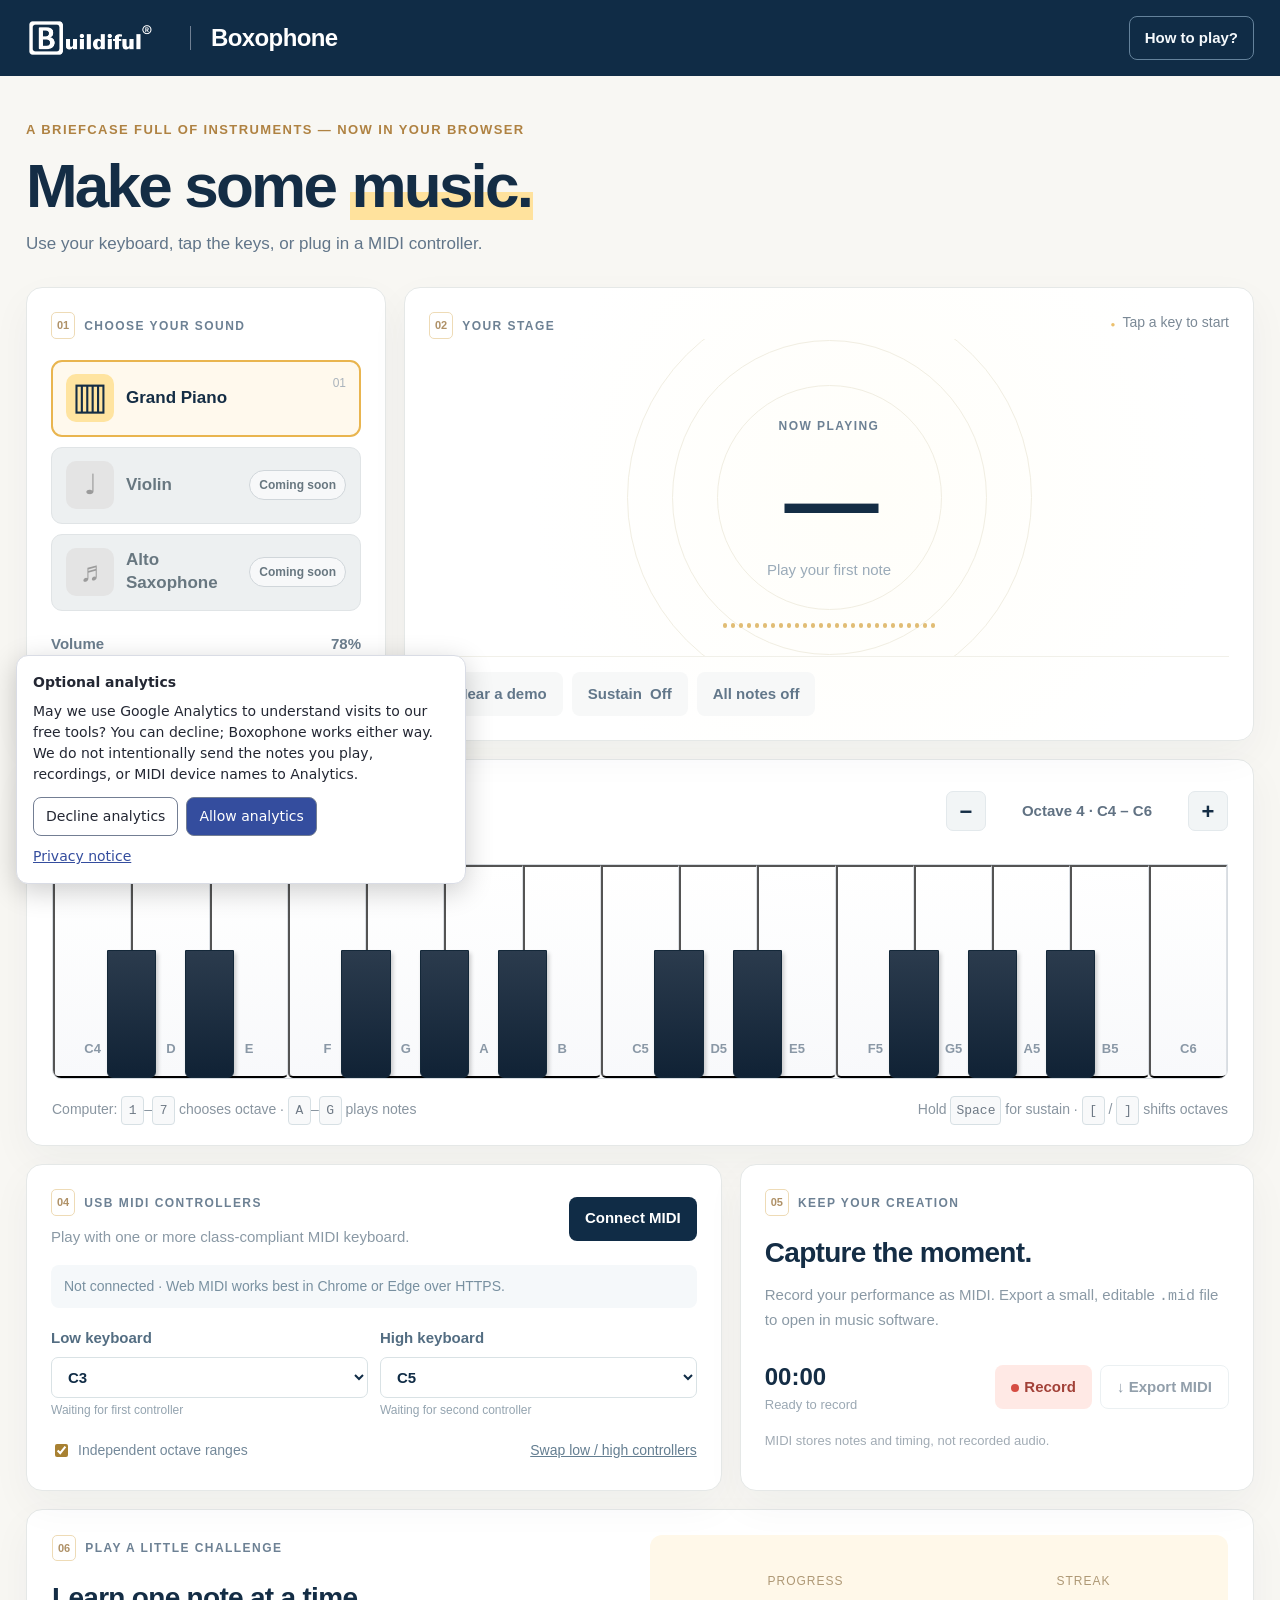
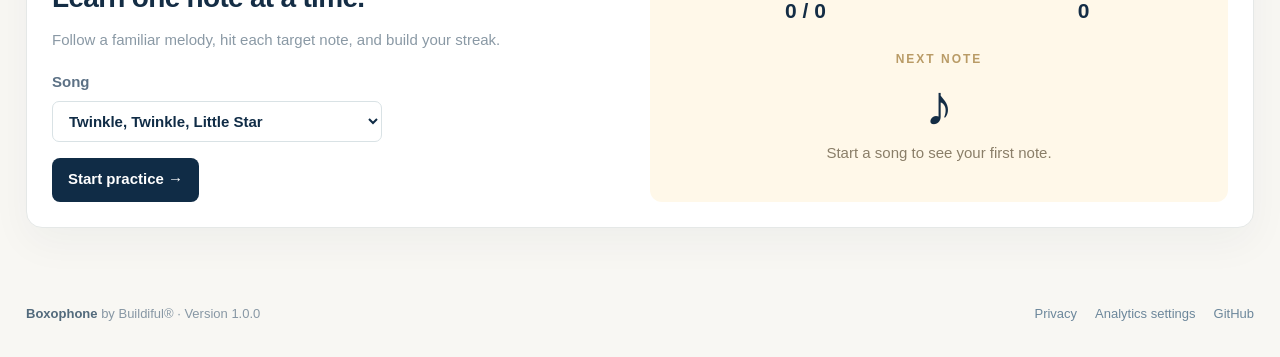
<file: index.html>
<!doctype html>
<html lang="en">
<head>
  <meta charset="utf-8">
  <meta name="viewport" content="width=device-width, initial-scale=1, viewport-fit=cover">
  <meta name="theme-color" content="#102c46">
  <meta name="description" content="Boxophone by Buildiful® — a free browser-based musical instrument studio. Play grand piano with a computer keyboard, touch, mouse or MIDI controller.">
  <meta name="color-scheme" content="light">
  <title>Boxophone by Buildiful®</title>
  <link rel="icon" type="image/x-icon" href="./assets/favicon.ico">
  <link rel="icon" type="image/png" sizes="32x32" href="./assets/favicon-32x32.png">
  <link rel="icon" type="image/png" sizes="16x16" href="./assets/favicon-16x16.png">
  <link rel="apple-touch-icon" sizes="180x180" href="./assets/apple-touch-icon.png">
  <link rel="stylesheet" href="./styles.css">
  <script defer src="./buildiful-analytics-consent.js" data-measurement-id="G-TG14RBXLTF" data-tool-name="Boxophone" data-privacy-url="./privacy.html"></script>
  <script defer src="./src/audio.js"></script>
  <script defer src="./src/recorder.js"></script>
  <script defer src="./src/midi.js"></script>
  <script defer src="./src/app.js"></script>
</head>
<body>
  <div class="app">
    <header class="topbar">
      <div class="brandgroup">
        <a class="brandlink" href="https://buildiful.com" target="_blank" rel="noopener noreferrer" aria-label="Buildiful website"><img src="./assets/buildiful-logo-white.png" alt="Buildiful®" class="brandlogo"></a>
        <span class="branddivider" aria-hidden="true"></span>
        <strong class="appname">Boxophone</strong>
      </div>
      <div class="headright"><button id="helpBtn" class="topbutton" type="button" aria-expanded="false" aria-controls="helpPanel">How to play?</button></div>
    </header>
    <main class="main">
      <section class="intro">
        <div class="intro-copy"><div class="eyebrow">A BRIEFCASE FULL OF INSTRUMENTS — NOW IN YOUR BROWSER</div><h1>Make some <em>music.</em></h1><p>Use your keyboard, tap the keys, or plug in a MIDI controller.</p></div>
        
      </section>
      <section id="helpPanel" class="help-panel" hidden aria-label="How to play">
        <div><strong>Computer keyboard</strong><p>Press a number key from 1 to 7 to select an octave (for example, 4 selects octave 4). Press A, B, C, D, E, F, or G to play that natural note in the selected octave. Hold Space for sustain; [ and ] also shift octaves. Use the on-screen black keys for sharps and flats.</p></div>
        <div><strong>Mouse & touch</strong><p>Hold white or black keys to play; slide while holding for glissando. Use the octave arrows on phones to reach more notes.</p></div>
        <div><strong>USB MIDI</strong><p>Select <b>Connect MIDI</b> in Chrome or Edge and grant access. Connect one or more class-compliant MIDI keyboards. The first two can use independent octave ranges; additional controllers play their own note pitches.</p></div>
      </section>
      <section class="studio-grid" aria-label="Instrument studio">
        <div class="instrument-panel panel">
          <div class="section-label"><span>01</span> CHOOSE YOUR SOUND</div>
          <div class="instrument-list" role="group" aria-label="Instrument">
            <button class="instrument active" data-instrument="piano" type="button" aria-pressed="true"><span class="symbol piano-symbol" aria-hidden="true"><span class="piano-graphic">▥</span></span><span class="instrument-title">Grand Piano</span><span class="inst-key">01</span></button>
            <button class="instrument instrument-unavailable" data-instrument="violin" type="button" disabled aria-label="Violin — coming soon"><span class="symbol violin-symbol" aria-hidden="true">♩</span><span class="instrument-title">Violin</span><span class="instrument-coming">Coming soon</span></button>
            <button class="instrument instrument-unavailable" data-instrument="sax" type="button" disabled aria-label="Alto Saxophone — coming soon"><span class="symbol sax-symbol" aria-hidden="true">♬</span><span class="instrument-title">Alto Saxophone</span><span class="instrument-coming">Coming soon</span></button>
          </div>
          <div class="instrument-bottom"><label class="label-inline" for="volume">Volume <span id="volumeValue">78%</span></label><input id="volume" type="range" min="0" max="100" step="1" value="78" aria-label="Volume"><p>Use headphones for the clearest sound.</p></div>
        </div>
        <div class="stage-panel panel">
          <div class="stage-top"><div class="section-label"><span>02</span> YOUR STAGE</div><div id="audioStatus" class="status-dot" role="status">Tap a key to start</div></div>
          <div class="stage-center"><div class="decoration" aria-hidden="true"><span class="circle-line c1"></span><span class="circle-line c2"></span><span class="circle-line c3"></span></div><div class="playing-note"><span class="overline">NOW PLAYING</span><div id="noteDisplay" class="note-display" aria-live="off">—</div><div id="noteFrequency" class="note-frequency">Play your first note</div></div><div class="visualizer" id="visualizer" aria-hidden="true"></div></div>
          <div class="stage-actions"><button id="demoBtn" type="button" class="button subtle">♪ Hear a demo</button><button id="sustainBtn" type="button" class="button subtle toggle" aria-pressed="false">Sustain <span id="sustainState">Off</span></button><button id="panicBtn" type="button" class="button subtle" title="Stop any stuck notes">All notes off</button></div>
        </div>
      </section>
      <section class="keyboard-panel panel" aria-label="Playable keyboard">
        <div class="keyboard-toolbar"><div><div class="section-label"><span>03</span> PLAY SOMETHING</div><p class="subdued">Play with your computer keyboard, mouse or touch.</p></div><div class="range-controls"><button id="octaveDown" type="button" aria-label="Lower keyboard by one octave" title="Lower octave">−</button><span id="rangeLabel" aria-live="polite">Octave 4 · C4 – C6</span><button id="octaveUp" type="button" aria-label="Raise keyboard by one octave" title="Raise octave">+</button></div></div>
        <div class="keybed-wrap" id="keybedScroll"><div class="keybed" id="keybed" role="group" aria-label="Musical piano keyboard"></div></div>
        <div class="keyboard-note"><span>Computer: <kbd>1</kbd>–<kbd>7</kbd> chooses octave · <kbd>A</kbd>–<kbd>G</kbd> plays notes</span><span class="keyhint">Hold <kbd>Space</kbd> for sustain · <kbd>[</kbd> / <kbd>]</kbd> shifts octaves</span></div>
      </section>
      <section class="bottom-grid">
        <div class="panel midi-panel"><div class="panel-heading"><div><div class="section-label"><span>04</span> USB MIDI CONTROLLERS</div><p>Play with one or more class-compliant MIDI keyboard.</p></div><button id="connectMidiBtn" type="button" class="button dark">Connect MIDI</button></div><div id="midiStatus" class="midi-status" role="status">Not connected · Web MIDI works best in Chrome or Edge over HTTPS.</div><div class="midi-ranges"><label>Low keyboard <select id="lowOctave" aria-label="Low MIDI keyboard octave"><option value="1">C1</option><option value="2">C2</option><option value="3" selected>C3</option><option value="4">C4</option><option value="5">C5</option><option value="6">C6</option></select><small id="lowDevice">Waiting for first controller</small></label><label>High keyboard <select id="highOctave" aria-label="High MIDI keyboard octave"><option value="1">C1</option><option value="2">C2</option><option value="3">C3</option><option value="4">C4</option><option value="5" selected>C5</option><option value="6">C6</option></select><small id="highDevice">Waiting for second controller</small></label></div><div class="midi-foot"><label class="checkbox-inline"><input type="checkbox" id="splitMidi" checked> Independent octave ranges</label><button id="swapMidiBtn" class="linkbtn" type="button">Swap low / high controllers</button></div></div>
        <div class="panel creative-panel"><div class="section-label"><span>05</span> KEEP YOUR CREATION</div><h2>Capture the moment.</h2><p>Record your performance as MIDI. Export a small, editable <code>.mid</code> file to open in music software.</p><div class="recordbar"><div><b id="recordTime">00:00</b><small id="recordStatus">Ready to record</small></div><button id="recordBtn" type="button" class="button record"><span class="recdot"></span><span id="recordButtonLabel">Record</span></button><button id="exportBtn" type="button" class="button outline" disabled>↓ Export MIDI</button></div><p class="fine">MIDI stores notes and timing, not recorded audio.</p></div>
      </section>
      <section class="panel practice-panel" aria-labelledby="practiceTitle"><div class="practice-left"><div class="section-label"><span>06</span> PLAY A LITTLE CHALLENGE</div><h2 id="practiceTitle">Learn one note at a time.</h2><p>Follow a familiar melody, hit each target note, and build your streak.</p><label class="practice-select">Song <select id="songSelect"><option value="twinkle">Twinkle, Twinkle, Little Star</option><option value="ode">Ode to Joy</option><option value="frere">Frère Jacques</option></select></label><button id="practiceBtn" type="button" class="button dark">Start practice →</button></div><div class="practice-right"><div class="practice-stats"><span>PROGRESS <b id="practiceProgress">0 / 0</b></span><span>STREAK <b id="practiceStreak">0</b></span></div><div class="target-label">NEXT NOTE</div><strong id="targetNote" class="target-note">♪</strong><div id="practiceFeedback" class="practice-feedback">Start a song to see your first note.</div></div></section>
    </main>
    <footer class="footer"><div><b>Boxophone</b> <span>by Buildiful®</span> · Version 1.0.0</div><div class="footer-links"><a href="./privacy.html">Privacy</a><button data-buildiful-analytics-settings type="button">Analytics settings</button><a href="https://github.com/Buildiful/boxophone" target="_blank" rel="noopener noreferrer">GitHub</a></div></footer>
  </div>
</body>
</html>
</file>
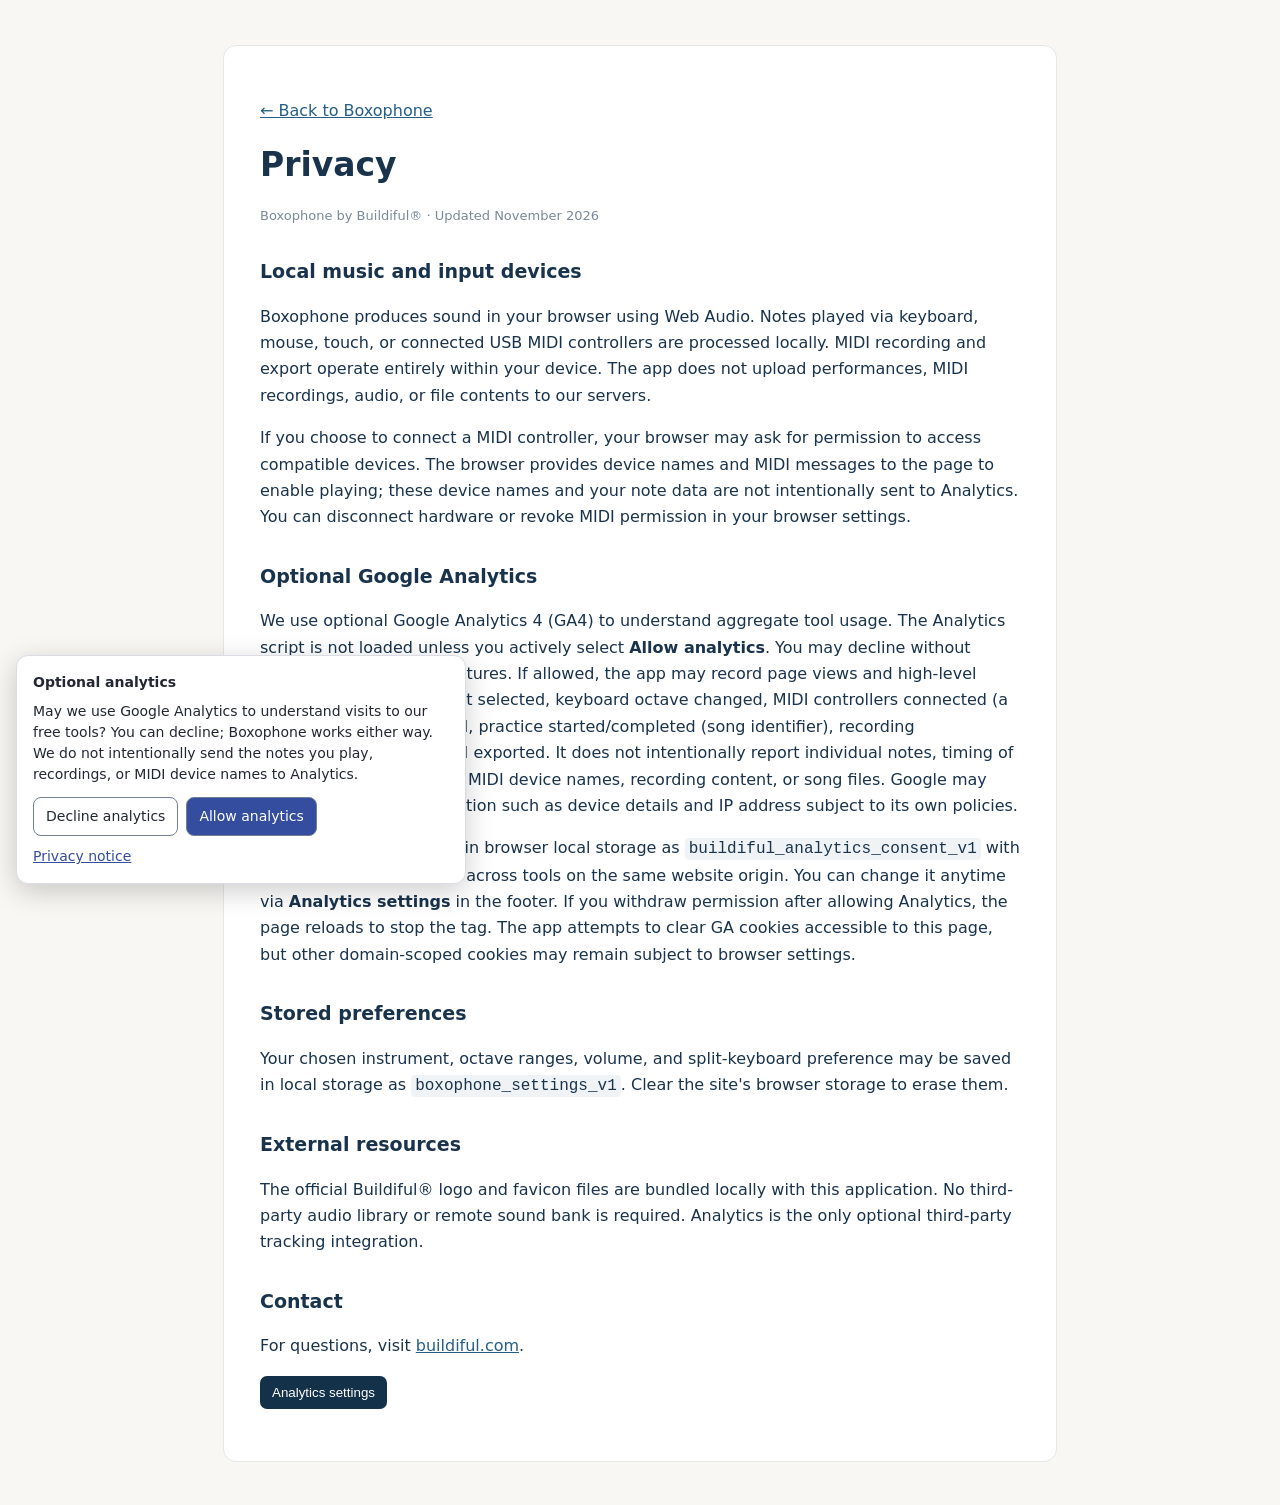
<file: privacy.html>
<!doctype html><html lang="en"><head><meta charset="utf-8"><meta name="viewport" content="width=device-width,initial-scale=1"><meta name="theme-color" content="#102c46"><title>Privacy — Boxophone by Buildiful®</title><link rel="icon" type="image/x-icon" href="./assets/favicon.ico"><link rel="icon" type="image/png" sizes="32x32" href="./assets/favicon-32x32.png"><link rel="icon" type="image/png" sizes="16x16" href="./assets/favicon-16x16.png"><link rel="apple-touch-icon" sizes="180x180" href="./assets/apple-touch-icon.png"><style>body{font:16px/1.65 system-ui,-apple-system,sans-serif;color:#19334c;background:#f8f7f3;margin:0}main{max-width:760px;margin:45px auto;background:#fff;padding:36px;border:1px solid #e4e8e7;border-radius:13px}h1{font-size:33px;line-height:1.1}h2{font-size:19px;margin-top:30px}a{color:#245f88}code{background:#f0f3f5;padding:2px 4px;border-radius:4px}@media(max-width:700px){main{margin:12px;padding:20px}}.small{color:#798997;font-size:13px}</style><script defer src="./buildiful-analytics-consent.js" data-measurement-id="G-TG14RBXLTF" data-tool-name="Boxophone Privacy" data-privacy-url="./privacy.html"></script></head><body><main><p><a href="./index.html">← Back to Boxophone</a></p><h1>Privacy</h1><p class="small">Boxophone by Buildiful® · Updated November 2026</p><h2>Local music and input devices</h2><p>Boxophone produces sound in your browser using Web Audio. Notes played via keyboard, mouse, touch, or connected USB MIDI controllers are processed locally. MIDI recording and export operate entirely within your device. The app does not upload performances, MIDI recordings, audio, or file contents to our servers.</p><p>If you choose to connect a MIDI controller, your browser may ask for permission to access compatible devices. The browser provides device names and MIDI messages to the page to enable playing; these device names and your note data are not intentionally sent to Analytics. You can disconnect hardware or revoke MIDI permission in your browser settings.</p><h2>Optional Google Analytics</h2><p>We use optional Google Analytics 4 (GA4) to understand aggregate tool usage. The Analytics script is not loaded unless you actively select <strong>Allow analytics</strong>. You may decline without losing any Boxophone features. If allowed, the app may record page views and high-level events such as instrument selected, keyboard octave changed, MIDI controllers connected (a count only), demo started, practice started/completed (song identifier), recording started/stopped, and MIDI exported. It does not intentionally report individual notes, timing of your performance, actual MIDI device names, recording content, or song files. Google may process technical information such as device details and IP address subject to its own policies.</p><p>Your preference is stored in browser local storage as <code>buildiful_analytics_consent_v1</code> with a timestamp, and shared across tools on the same website origin. You can change it anytime via <strong>Analytics settings</strong> in the footer. If you withdraw permission after allowing Analytics, the page reloads to stop the tag. The app attempts to clear GA cookies accessible to this page, but other domain-scoped cookies may remain subject to browser settings.</p><h2>Stored preferences</h2><p>Your chosen instrument, octave ranges, volume, and split-keyboard preference may be saved in local storage as <code>boxophone_settings_v1</code>. Clear the site's browser storage to erase them.</p><h2>External resources</h2><p>The official Buildiful® logo and favicon files are bundled locally with this application. No third-party audio library or remote sound bank is required. Analytics is the only optional third-party tracking integration.</p><h2>Contact</h2><p>For questions, visit <a href="https://buildiful.com" rel="noopener">buildiful.com</a>.</p><p><button data-buildiful-analytics-settings type="button" style="background:#14314a;border:0;border-radius:7px;color:white;padding:9px 12px;cursor:pointer">Analytics settings</button></p></main></body></html>
</file>
<file: styles.css>
:root{--ink:#142d45;--navy:#102c46;--muted:#778698;--cream:#f8f7f3;--yellow:#ffd870;--line:#e5e8e7;--shadow:0 15px 40px rgba(24,47,68,.045);font-family:Inter,ui-sans-serif,-apple-system,BlinkMacSystemFont,"Segoe UI",Arial,sans-serif;color:var(--ink);background:var(--cream)}*{box-sizing:border-box}html{min-width:310px}body{margin:0}button,select,input{font:inherit}button{cursor:pointer}button:focus-visible,a:focus-visible,input:focus-visible,select:focus-visible{outline:3px solid #fbab32;outline-offset:3px}a{color:inherit}.app{min-height:100vh}.topbar{height:76px;background:var(--navy);color:#fff;display:flex;align-items:center;justify-content:space-between;padding:0 max(26px,calc((100vw - 1280px)/2));gap:12px}.brandgroup{display:flex;align-items:center;min-width:0;gap:20px}.brandlink{display:flex;align-items:center;width:144px;max-width:34vw}.brandlogo{width:100%;height:40px;object-fit:contain;object-position:left}.branddivider{height:24px;width:1px;background:#708093}.appname{font-size:22px;letter-spacing:-.6px;font-weight:720}.headright{display:flex;align-items:center;gap:22px}.online-indicator{font-size:10px;letter-spacing:2px;color:#bed0da;white-space:nowrap}.online-indicator i{display:inline-block;background:#b0e4a7;width:7px;height:7px;border-radius:50%;margin-right:8px}.topbutton{border:1px solid #64829b;border-radius:8px;background:transparent;color:#f5f9fc;padding:9px 12px;font-size:13px}.main{max-width:1280px;margin:0 auto;padding:44px 26px 54px}.intro{display:flex;justify-content:space-between;align-items:flex-end;gap:20px;margin-bottom:30px}.eyebrow,.section-label,.overline{font-size:10px;letter-spacing:2px;font-weight:800;color:#6d8194}.eyebrow{color:#af8242}.intro h1{font-size:clamp(37px,5vw,62px);letter-spacing:-2.8px;font-weight:780;line-height:1.09;margin:12px 0 12px}.intro h1 em{font-style:normal;background:linear-gradient(transparent 60%,#ffe29d 60%);padding:0 2px}.intro p{font-size:15px;color:#617589;margin:0;line-height:1.7}.intro-side{text-align:right;padding-bottom:5px;display:flex;flex-direction:column;align-items:flex-end;gap:9px}.pill{border:1px solid #e7d19e;border-radius:30px;color:#846333;padding:8px 13px;font-size:10px;letter-spacing:1.2px;font-weight:800;background:#fff8e9;white-space:nowrap}.tiny{font-size:12px;color:#9aa4ae}.panel{background:#fff;border:1px solid var(--line);border-radius:16px;box-shadow:var(--shadow)}.section-label{display:flex;align-items:center;gap:9px}.section-label>span{color:#af9167;border:1px solid #eedbb6;border-radius:5px;font-size:10px;padding:4px 5px;letter-spacing:0}.studio-grid{display:grid;grid-template-columns:360px 1fr;gap:18px}.instrument-panel{padding:24px}.instrument-list{display:grid;gap:10px;margin-top:21px}.instrument{display:flex;align-items:center;gap:12px;padding:13px 14px;background:#fafbfb;border:1px solid #e9ecee;border-radius:11px;text-align:left;color:var(--ink);min-height:75px;transition:background .13s,border-color .13s}.instrument:hover{border-color:#b8c9d7}.instrument.active{border:2px solid #e9b54f;background:#fff9ed;padding:12px 13px}.symbol{flex:0 0 48px;height:48px;display:grid;place-items:center;border-radius:10px;background:#f4ead5;font-size:28px}.piano-symbol{background:#ffe4a0}.violin-symbol{background:#d5f0e9}.sax-symbol{background:#dee7fc}.piano-graphic{font-size:38px;line-height:1;transform:translateY(-2px)}.instrument-title{font-size:15px;font-weight:750}.instrument-title small{display:block;font-weight:450;font-size:11px;color:#8996a2;margin-top:5px}.inst-key{margin-left:auto;align-self:flex-start;font-size:11px;color:#aab3bc}.instrument-bottom{margin-top:22px}.label-inline{display:flex;justify-content:space-between;color:#6b7d8d;font-size:12px;font-weight:680}.instrument-bottom input{width:100%;margin:15px 0 5px;accent-color:#f1bd55}.instrument-bottom p{font-size:11px;color:#a2abb4;margin:3px 0 0}.stage-panel{padding:24px;min-height:397px;display:flex;flex-direction:column;background:radial-gradient(circle at 55% 45%,#fffef9 0%,#fff 65%)}.stage-top{display:flex;justify-content:space-between;gap:12px}.status-dot{font-size:11px;color:#7b8996}.status-dot:before{content:'●';font-size:8px;color:#ecc06d;margin-right:7px}.stage-center{flex:1;min-height:240px;display:flex;align-items:center;justify-content:center;position:relative;overflow:hidden}.decoration{position:absolute;inset:0;display:grid;place-items:center;pointer-events:none}.circle-line{position:absolute;border:1px solid #f1eee2;border-radius:50%;width:225px;height:225px}.circle-line.c2{width:315px;height:315px}.circle-line.c3{width:405px;height:405px}.playing-note{text-align:center;z-index:1}.note-display{font-size:clamp(62px,8vw,94px);letter-spacing:-5px;font-weight:760;line-height:1.13;margin:12px 0 4px}.note-frequency{color:#9babb9;font-size:12px}.visualizer{position:absolute;bottom:17px;left:50%;transform:translateX(-50%);display:flex;gap:4px;align-items:center;height:26px}.visualizer span{width:4px;height:6px;background:#e1bd75;border-radius:10px;transition:height .075s}.stage-actions{display:flex;gap:9px;flex-wrap:wrap;border-top:1px solid #f1f0e9;padding-top:15px}.button{border:0;border-radius:8px;padding:11px 16px;font-size:13px;font-weight:710;white-space:nowrap;min-height:40px}.button.subtle{background:#f7f8f8;color:#62778a}.button.subtle:hover{background:#f0f3f3}.button.subtle.toggle[aria-pressed=true]{background:#fff0cd;color:#866021}.button.subtle span{margin-left:4px}.button.dark{background:var(--navy);color:#fff}.button.dark:hover{background:#254965}.button.outline{background:#fff;color:var(--navy);border:1px solid #d4dfe4}.button:disabled{opacity:.45;cursor:not-allowed}.keyboard-panel{margin-top:18px;padding:23px 25px 20px}.keyboard-toolbar,.panel-heading{display:flex;justify-content:space-between;align-items:center;gap:12px}.subdued{margin:8px 0 0;color:#93a0ab;font-size:12px}.range-controls{display:flex;align-items:center;gap:7px;color:#617283;font-size:13px;font-weight:700}.range-controls button{width:33px;height:33px;background:#f2f5f6;border:1px solid #e3e9ec;color:var(--ink);border-radius:7px;font-size:19px}.range-controls span{min-width:92px;text-align:center}.keybed-wrap{overflow-x:auto;overflow-y:hidden;overscroll-behavior-x:contain;margin:24px 0 0;padding-bottom:3px;touch-action:pan-x}.keybed{position:relative;height:215px;min-width:720px;width:100%;display:flex;touch-action:none;user-select:none;-webkit-user-select:none;cursor:crosshair;border:1px solid #d7dce1;border-radius:0 0 9px 9px;overflow:hidden}.key{touch-action:none;user-select:none;-webkit-user-select:none;position:absolute;bottom:0;display:flex;align-items:end;justify-content:center;cursor:pointer;transition:background .05s}.key.white{height:100%;background:linear-gradient(#fff,#f8f9fb);border-right:1px solid #dce0e5;color:#8a98a6;z-index:1;border-radius:0 0 5px 5px}.key.white:last-of-type{border-right:0}.key.black{height:60%;background:linear-gradient(#2b3b4d,#102235);border-radius:0 0 6px 6px;color:#c9d5df;z-index:2;box-shadow:2px 3px 4px #0003;border:1px solid #142839}.key.white.active{background:linear-gradient(#ffe7ac,#f2c361)!important}.key.black.active{background:linear-gradient(#b18a4e,#73572e)!important}.key-label{padding-bottom:14px;font-size:11px;pointer-events:none;font-weight:700}.black .key-label{padding-bottom:12px;font-size:10px}.keyboard-note{display:flex;justify-content:space-between;gap:14px;color:#8995a0;font-size:11px;margin-top:14px}kbd{display:inline-flex;justify-content:center;min-width:19px;padding:2px 4px;border:1px solid #d7e0e4;border-radius:4px;background:#f8f9fa;color:#6e7985;font-size:10px}.bottom-grid{display:grid;grid-template-columns:1.15fr .85fr;gap:18px;margin-top:18px}.midi-panel,.creative-panel{padding:24px}.panel-heading p,.creative-panel p,.practice-left p{color:#8a99a5;font-size:12px;line-height:1.65;margin:9px 0 0}.midi-status{margin:17px 0 19px;font-size:12px;color:#7890a0;padding:11px 13px;background:#f5f8fa;border-radius:8px}.midi-status.good{background:#e9f9ef;color:#397958}.midi-status.warn{background:#fff4e3;color:#926a2a}.midi-ranges{display:grid;grid-template-columns:1fr 1fr;gap:12px}.midi-ranges label{color:#536d82;font-size:12px;font-weight:730}.midi-ranges select,.practice-select select{margin:7px 0 3px;width:100%;padding:10px 12px;border:1px solid #d9e2e5;background:#fff;border-radius:7px;color:var(--navy)}.midi-ranges small{display:block;font-weight:400;color:#94a4b0;font-size:11px;min-height:16px;overflow:hidden;text-overflow:ellipsis;white-space:nowrap}.midi-foot{display:flex;justify-content:space-between;gap:10px;align-items:center;margin-top:16px}.checkbox-inline{display:flex;align-items:center;gap:7px;font-size:11px;color:#74899a}.checkbox-inline input{accent-color:#a88132}.linkbtn{background:none;border:0;color:#647e91;text-decoration:underline;font-size:11px;padding:5px 0}.creative-panel h2,.practice-panel h2{font-size:24px;letter-spacing:-.7px;margin:16px 0 7px}.creative-panel .recordbar{display:flex;flex-wrap:wrap;align-items:center;gap:8px;margin-top:28px}.recordbar>div{margin-right:auto}.recordbar b{display:block;font-variant-numeric:tabular-nums;font-size:24px}.recordbar small{display:block;color:#9ba8b3;font-size:11px}.button.record{color:#a24138;background:#ffe9e5}.button.record.recording{background:#bf3b34;color:white}.recdot{display:inline-block;width:8px;height:8px;border-radius:100%;background:#d64c42;margin-right:5px}.recording .recdot{background:#fff;animation:pulse 1s infinite}@keyframes pulse{50%{opacity:.35}}.fine{font-size:11px!important;color:#a1abb4!important;margin-top:16px!important}.practice-panel{display:grid;grid-template-columns:1fr 1fr;gap:20px;margin-top:18px;padding:25px}.practice-select{display:block;margin:20px 0 13px;color:#5c7185;font-size:12px;font-weight:750;max-width:330px}.practice-right{border-radius:12px;background:#fff8e9;text-align:center;display:flex;flex-direction:column;align-items:center;padding:18px 16px;min-height:240px;justify-content:center}.practice-stats{display:flex;justify-content:space-around;width:100%;gap:10px;font-size:10px;letter-spacing:1px;color:#ae9875}.practice-stats b{display:block;font-size:19px;letter-spacing:0;color:var(--ink);margin-top:5px}.target-label{font-size:10px;letter-spacing:2px;color:#b99b66;font-weight:800;margin-top:23px}.target-note{font-size:57px;line-height:1.3}.practice-feedback{font-size:12px;color:#8a7e68;min-height:16px}.help-panel{background:#eaf2f6;border:1px solid #cfdfe9;border-radius:12px;padding:19px;display:grid;grid-template-columns:repeat(3,1fr);gap:24px;margin-bottom:20px}.help-panel[hidden]{display:none}.help-panel strong{font-size:13px}.help-panel p{font-size:12px;line-height:1.6;color:#687f91;margin:7px 0 0}.footer{max-width:1280px;padding:22px 26px 34px;margin:0 auto;display:flex;justify-content:space-between;gap:10px;color:#8797a4;font-size:11px}.footer b{color:#526a7c}.footer-links{display:flex;gap:18px;align-items:center}.footer-links a,.footer-links button{font-size:11px;color:#6c879b;background:none;border:0;padding:0;text-decoration:none;cursor:pointer}.footer-links a:hover,.footer-links button:hover{text-decoration:underline}@media(max-width:960px){.studio-grid{grid-template-columns:320px 1fr}.stage-actions .button{font-size:11px;padding:9px}.headright .online-indicator{display:none}.bottom-grid{grid-template-columns:1fr}.midi-panel,.creative-panel{min-width:0}}@media(max-width:680px){.topbar{height:65px;padding:0 16px}.brandlink{width:113px}.brandlogo{height:34px}.branddivider{height:20px}.brandgroup{gap:11px}.appname{font-size:19px}.topbutton{font-size:11px;padding:8px}.main{padding:29px 13px 30px}.intro{align-items:flex-start;margin-bottom:20px}.intro h1{letter-spacing:-2px}.intro .eyebrow{line-height:1.5}.intro-side{display:none}.studio-grid,.practice-panel{grid-template-columns:1fr}.instrument-panel{padding:17px}.instrument-list{grid-template-columns:repeat(3,1fr);gap:6px}.instrument{flex-direction:column;text-align:center;padding:11px 4px;gap:8px;min-height:115px}.instrument.active{padding:10px 3px}.instrument-title{font-size:12px}.instrument-title small{font-size:10px}.instrument .inst-key{display:none}.symbol{height:39px;flex-basis:39px;width:39px}.instrument-bottom{margin-top:13px}.stage-panel{padding:17px;min-height:330px}.stage-center{min-height:195px}.note-display{font-size:72px}.keyboard-panel{padding:17px 12px}.keybed{min-width:0;height:196px}.keyboard-note{display:block}.keyboard-note .keyhint{display:block;margin-top:6px}.midi-panel,.creative-panel{padding:19px}.panel-heading{align-items:flex-start;flex-wrap:wrap}.midi-foot{flex-wrap:wrap}.practice-panel{padding:19px}.practice-right{min-height:214px}.help-panel{grid-template-columns:1fr;gap:15px}.footer{padding:15px 17px 25px;flex-direction:column;gap:13px}}@media(prefers-reduced-motion:reduce){*,*:before,*:after{animation:none!important;transition:none!important}}

/* Readable, touch-friendly typography for the web instrument studio. */
body {font-size:16px; line-height:1.5;}
.topbutton {font-size:15px; padding:10px 15px; font-weight:700; white-space:nowrap;}
.appname {font-size:24px;}
.intro .eyebrow {font-size:13px; letter-spacing:1.4px;}
.intro p {font-size:17px; line-height:1.55;}
.section-label,.overline {font-size:12px; letter-spacing:1.45px;}
.section-label > span {font-size:11px;}
.instrument-title {font-size:17px; line-height:1.35;}
.instrument {min-height:77px;}
.instrument-bottom .label-inline {font-size:15px;}
.instrument-bottom p {font-size:13px;}
.inst-key {font-size:12px;}
.status-dot {font-size:14px;}
.note-frequency {font-size:15px;}
.button {font-size:15px; line-height:1.25; min-height:44px;}
.subdued {font-size:15px;}
.range-controls {font-size:15px;}
.range-controls span {min-width:188px; white-space:nowrap;}
.range-controls button {width:40px; height:40px; font-size:22px;}
.key-label {font-size:13px; padding-bottom:16px;}
.black .key-label {font-size:12px;}
.keyboard-note {font-size:14px; flex-wrap:wrap; line-height:1.8;}
kbd {font-size:13px; min-width:23px; padding:2px 5px;}
.panel-heading p,.creative-panel p,.practice-left p {font-size:15px; line-height:1.55;}
.midi-status {font-size:14px;}
.midi-ranges label,.practice-select {font-size:15px;}
.midi-ranges small {font-size:12px;}
.midi-ranges select,.practice-select select {font-size:15px;}
.checkbox-inline,.linkbtn {font-size:14px;}
.creative-panel h2,.practice-panel h2 {font-size:28px;}
.recordbar small {font-size:13px;}
.fine {font-size:13px!important;}
.practice-stats {font-size:12px;}
.practice-stats b {font-size:21px;}
.target-label {font-size:12px;}
.practice-feedback {font-size:15px;}
.help-panel strong {font-size:16px;}
.help-panel p {font-size:15px;}
.footer,.footer-links a,.footer-links button {font-size:13px;}
@media(max-width:960px) {
  .stage-actions .button {font-size:14px; padding:10px 12px;}
}
@media(max-width:680px) {
  .topbutton {font-size:13px; padding:9px 10px;}
  .appname {font-size:20px;}
  .intro .eyebrow {font-size:12px;}
  .intro p {font-size:16px;}
  .instrument-title {font-size:14px; overflow-wrap:break-word;}
  .instrument {min-height:118px;}
  .instrument-bottom p {font-size:13px;}
  .keyboard-toolbar {flex-wrap:wrap;}
  .range-controls {margin-left:auto;}
  .range-controls span {min-width:0;}
  .keyboard-note {font-size:13px;}
  .key-label {font-size:13px; padding-bottom:14px;}
  .button {font-size:14px;}
  .midi-ranges {gap:8px;}
  .midi-ranges label {min-width:0;}
  .footer,.footer-links a,.footer-links button {font-size:13px;}
}
/* Reserve enough header space for the official wordmark on narrow devices. */
@media(max-width:680px) {
  .topbar {gap:8px;}
  .brandgroup {gap:10px; flex:1 1 auto;}
  .brandlink {flex:0 0 103px; width:103px; max-width:none;}
  .headright {flex:0 0 auto;}
}
@media(max-width:360px) {
  .topbar {padding:0 10px;}
  .brandgroup {gap:7px;}
  .brandlink {flex-basis:78px; width:78px;}
  .brandlogo {height:30px;}
  .appname {font-size:17px;}
  .topbutton {font-size:12px; padding:8px;}
}

/* Instruments awaiting distinct, production-ready timbres are intentionally unavailable. */
.instrument:disabled,
.instrument:disabled:hover {
  background: #edf0f1;
  border-color: #e0e4e6;
  color: #737e86;
  cursor: not-allowed;
  opacity: 1;
  box-shadow: none;
}
.instrument:disabled .symbol { background: #e1e5e8; color: #929ca5; filter: grayscale(1); }
.instrument:disabled .instrument-title { color: #687780; }
.instrument-coming {
  margin-left: auto;
  color: #687780;
  border: 1px solid #d0d6da;
  background: #f7f8f9;
  border-radius: 999px;
  padding: 5px 9px;
  font-size: 12px;
  font-weight: 650;
  white-space: nowrap;
}
@media(max-width:680px) {
  .instrument-coming {
    margin-left: 0;
    white-space: normal;
    font-size: 11px;
    line-height: 1.2;
    padding: 4px 7px;
  }
}
</file>
